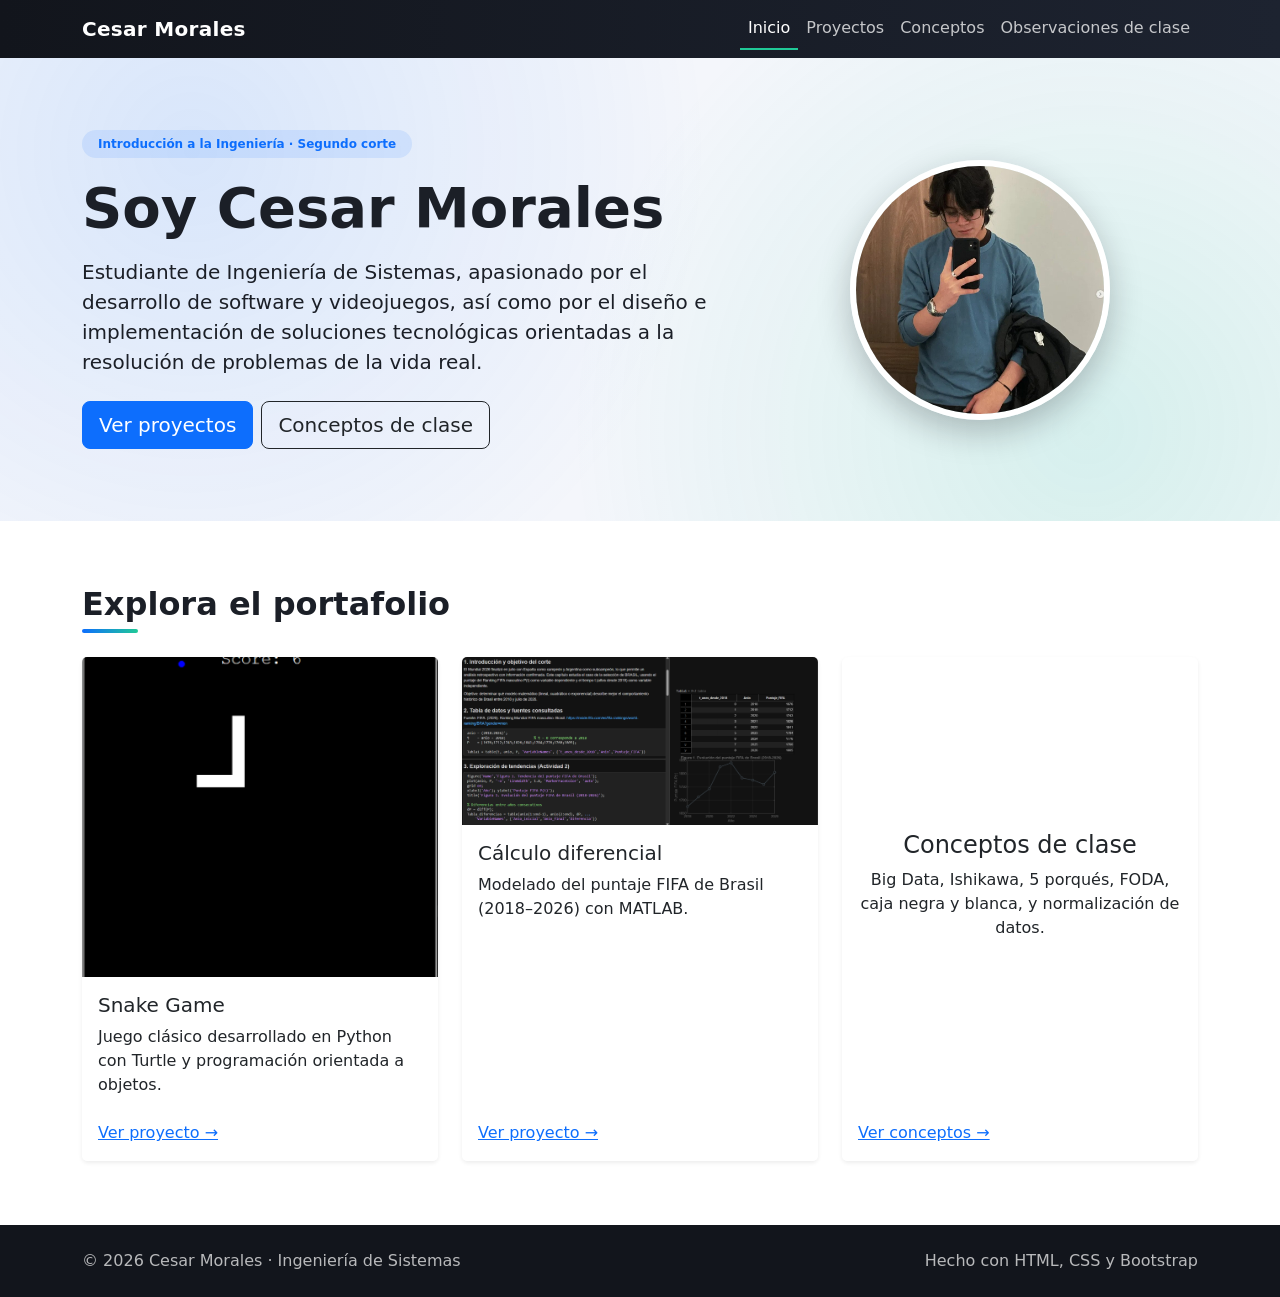
<file: index.html>
<!DOCTYPE html>
<html lang="es">

<head>
    <meta charset="UTF-8">
    <meta name="viewport" content="width=device-width, initial-scale=1.0">
    <meta name="description" content="Portafolio de Cesar Morales, estudiante de Ingeniería de Sistemas.">
    <title>Inicio | Portafolio de Cesar Morales</title>
    <link href="https://cdn.jsdelivr.net/npm/bootstrap@5.3.8/dist/css/bootstrap.min.css" rel="stylesheet"
        integrity="sha384-sRIl4kxILFvY47J16cr9ZwB07vP4J8+LH7qKQnuqkuIAvNWLzeN8tE5YBujZqJLB" crossorigin="anonymous">
    <link rel="stylesheet" href="./css/style.css">
</head>

<body>
    <nav class="navbar navbar-expand-lg navbar-dark navbar-portfolio sticky-top">
        <div class="container">
            <a class="navbar-brand" href="index.html">Cesar Morales</a>
            <button class="navbar-toggler" type="button" data-bs-toggle="collapse" data-bs-target="#mainNav"
                aria-controls="mainNav" aria-expanded="false" aria-label="Abrir menú">
                <span class="navbar-toggler-icon"></span>
            </button>
            <div class="collapse navbar-collapse" id="mainNav">
                <ul class="navbar-nav ms-auto">
                    <li class="nav-item"><a class="nav-link active" aria-current="page" href="index.html">Inicio</a></li>
                    <li class="nav-item"><a class="nav-link" href="proyectos.html">Proyectos</a></li>
                    <li class="nav-item"><a class="nav-link" href="conceptos.html">Conceptos</a></li>
                    <li class="nav-item"><a class="nav-link" href="observaciones.html">Observaciones de clase</a></li>
                </ul>
            </div>
        </div>
    </nav>

    <header class="hero py-5">
        <div class="container py-lg-4">
            <div class="row align-items-center g-5">
                <div class="col-lg-7 order-2 order-lg-1 text-center text-lg-start">
                    <span class="badge badge-soft rounded-pill px-3 py-2 mb-3">Introducción a la Ingeniería · Segundo corte</span>
                    <h1 class="display-4 fw-bold">Soy Cesar Morales</h1>
                    <p class="lead mt-3">Estudiante de Ingeniería de Sistemas, apasionado por el desarrollo de software
                        y videojuegos, así como por el diseño e implementación de soluciones tecnológicas orientadas a
                        la resolución de problemas de la vida real.</p>
                    <div class="d-flex flex-wrap gap-2 justify-content-center justify-content-lg-start mt-4">
                        <a href="proyectos.html" class="btn btn-primary btn-lg">Ver proyectos</a>
                        <a href="conceptos.html" class="btn btn-outline-dark btn-lg">Conceptos de clase</a>
                    </div>
                </div>
                <div class="col-lg-5 order-1 order-lg-2 text-center">
                    <img src="./img/foto-cesar.jpg" alt="Foto de Cesar Morales"
                        class="hero-photo rounded-circle img-fluid">
                </div>
            </div>
        </div>
    </header>

    <main class="container my-5 py-3">
        <h2 class="section-title">Explora el portafolio</h2>
        <div class="row g-4">
            <div class="col-md-6 col-lg-4">
                <div class="card h-100 border-0 shadow-sm card-hover">
                    <img src="./img/snake_game.png" class="card-img-top project-img" alt="Captura del juego Snake">
                    <div class="card-body">
                        <h3 class="h5 card-title">Snake Game</h3>
                        <p class="card-text">Juego clásico desarrollado en Python con Turtle y programación orientada a objetos.</p>
                    </div>
                    <div class="card-footer bg-white border-0 pb-3">
                        <a href="proyectos.html#snake" class="stretched-link">Ver proyecto →</a>
                    </div>
                </div>
            </div>
            <div class="col-md-6 col-lg-4">
                <div class="card h-100 border-0 shadow-sm card-hover">
                    <img src="./img/calculo-diferencial-fifa.png" class="card-img-top project-img"
                        alt="Gráfica del puntaje FIFA de Brasil entre 2018 y 2026">
                    <div class="card-body">
                        <h3 class="h5 card-title">Cálculo diferencial</h3>
                        <p class="card-text">Modelado del puntaje FIFA de Brasil (2018–2026) con MATLAB.</p>
                    </div>
                    <div class="card-footer bg-white border-0 pb-3">
                        <a href="proyectos.html#calculo" class="stretched-link">Ver proyecto →</a>
                    </div>
                </div>
            </div>
            <div class="col-md-6 col-lg-4">
                <div class="card h-100 border-0 shadow-sm card-hover">
                    <div class="card-body d-flex flex-column justify-content-center text-center py-5">
                        <h3 class="h4 card-title">Conceptos de clase</h3>
                        <p class="card-text">Big Data, Ishikawa, 5 porqués, FODA, caja negra y blanca, y normalización de datos.</p>
                    </div>
                    <div class="card-footer bg-white border-0 pb-3">
                        <a href="conceptos.html" class="stretched-link">Ver conceptos →</a>
                    </div>
                </div>
            </div>
        </div>
    </main>

    <footer class="site-footer py-4 mt-5">
        <div class="container d-flex flex-wrap justify-content-between align-items-center gap-2">
            <span>© 2026 Cesar Morales · Ingeniería de Sistemas</span>
            <span>Hecho con HTML, CSS y Bootstrap</span>
        </div>
    </footer>

    <script src="https://cdn.jsdelivr.net/npm/bootstrap@5.3.8/dist/js/bootstrap.bundle.min.js"></script>
</body>

</html>
</file>
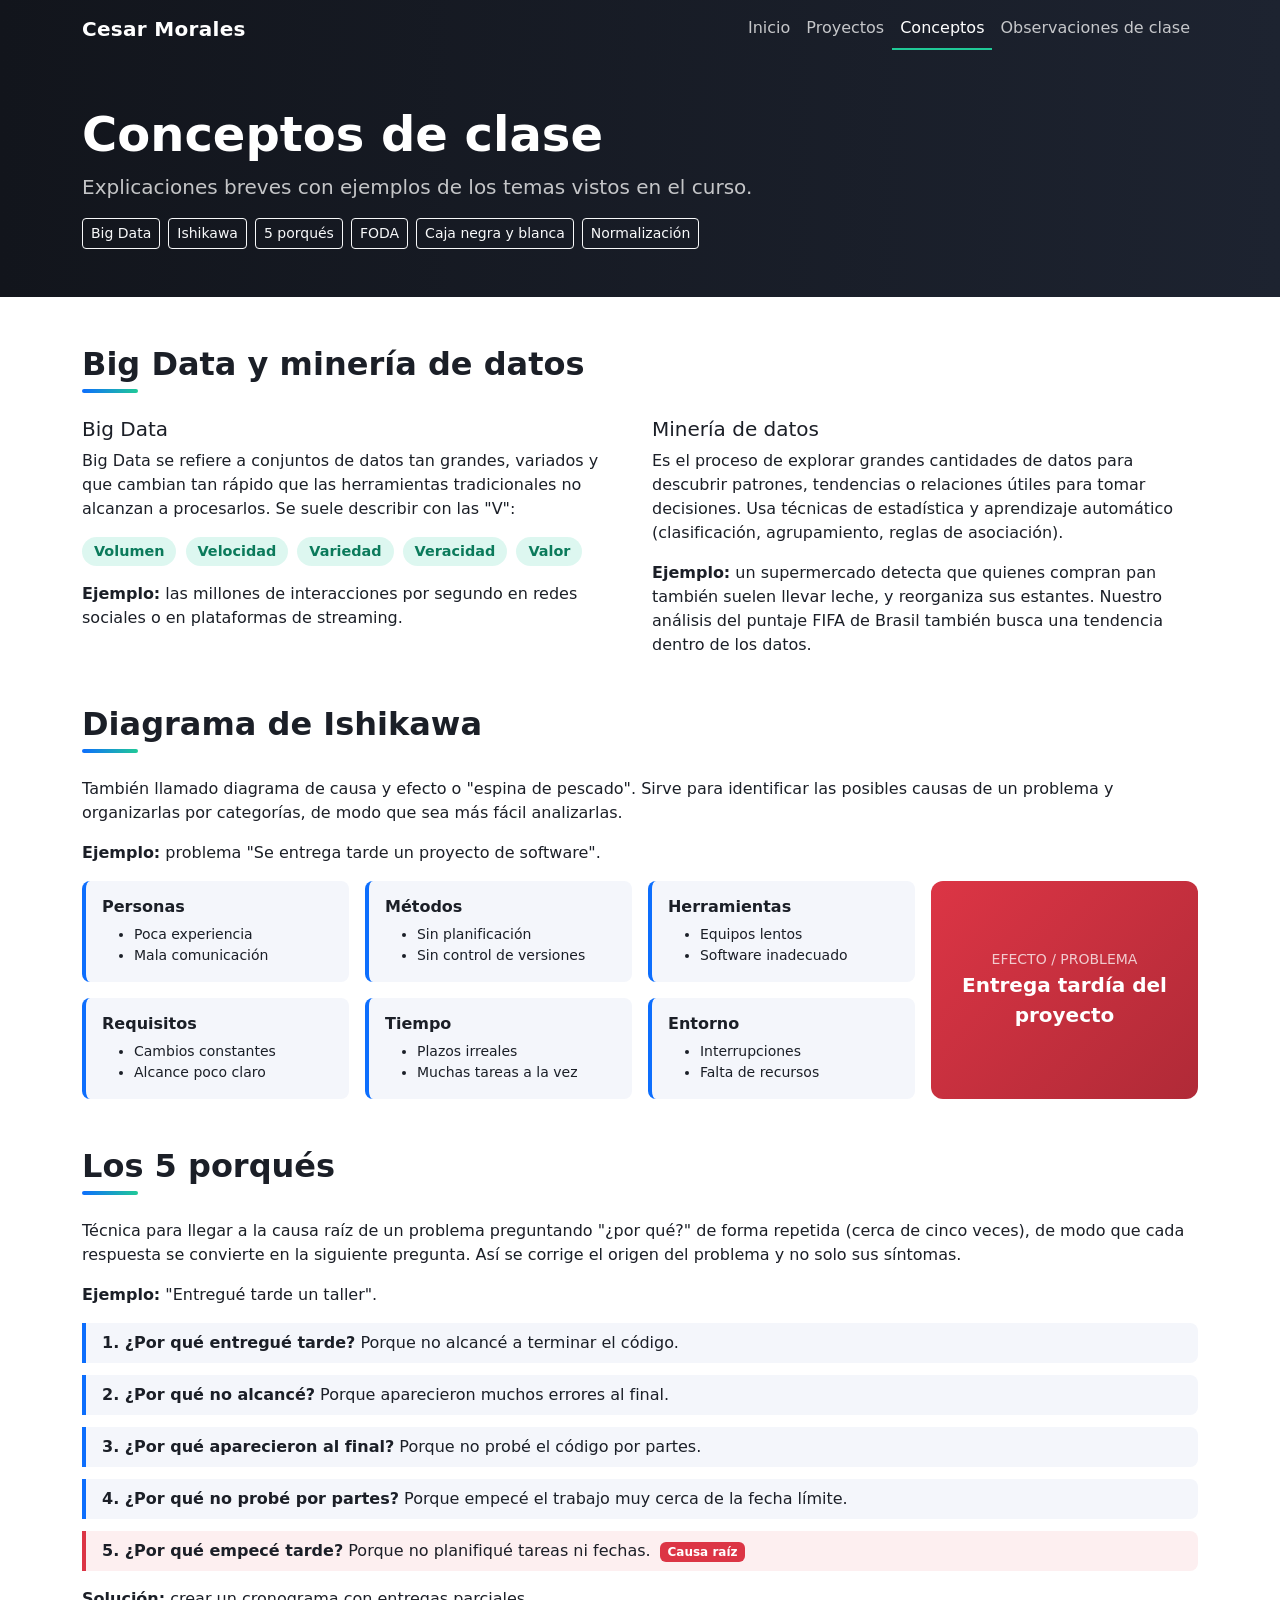
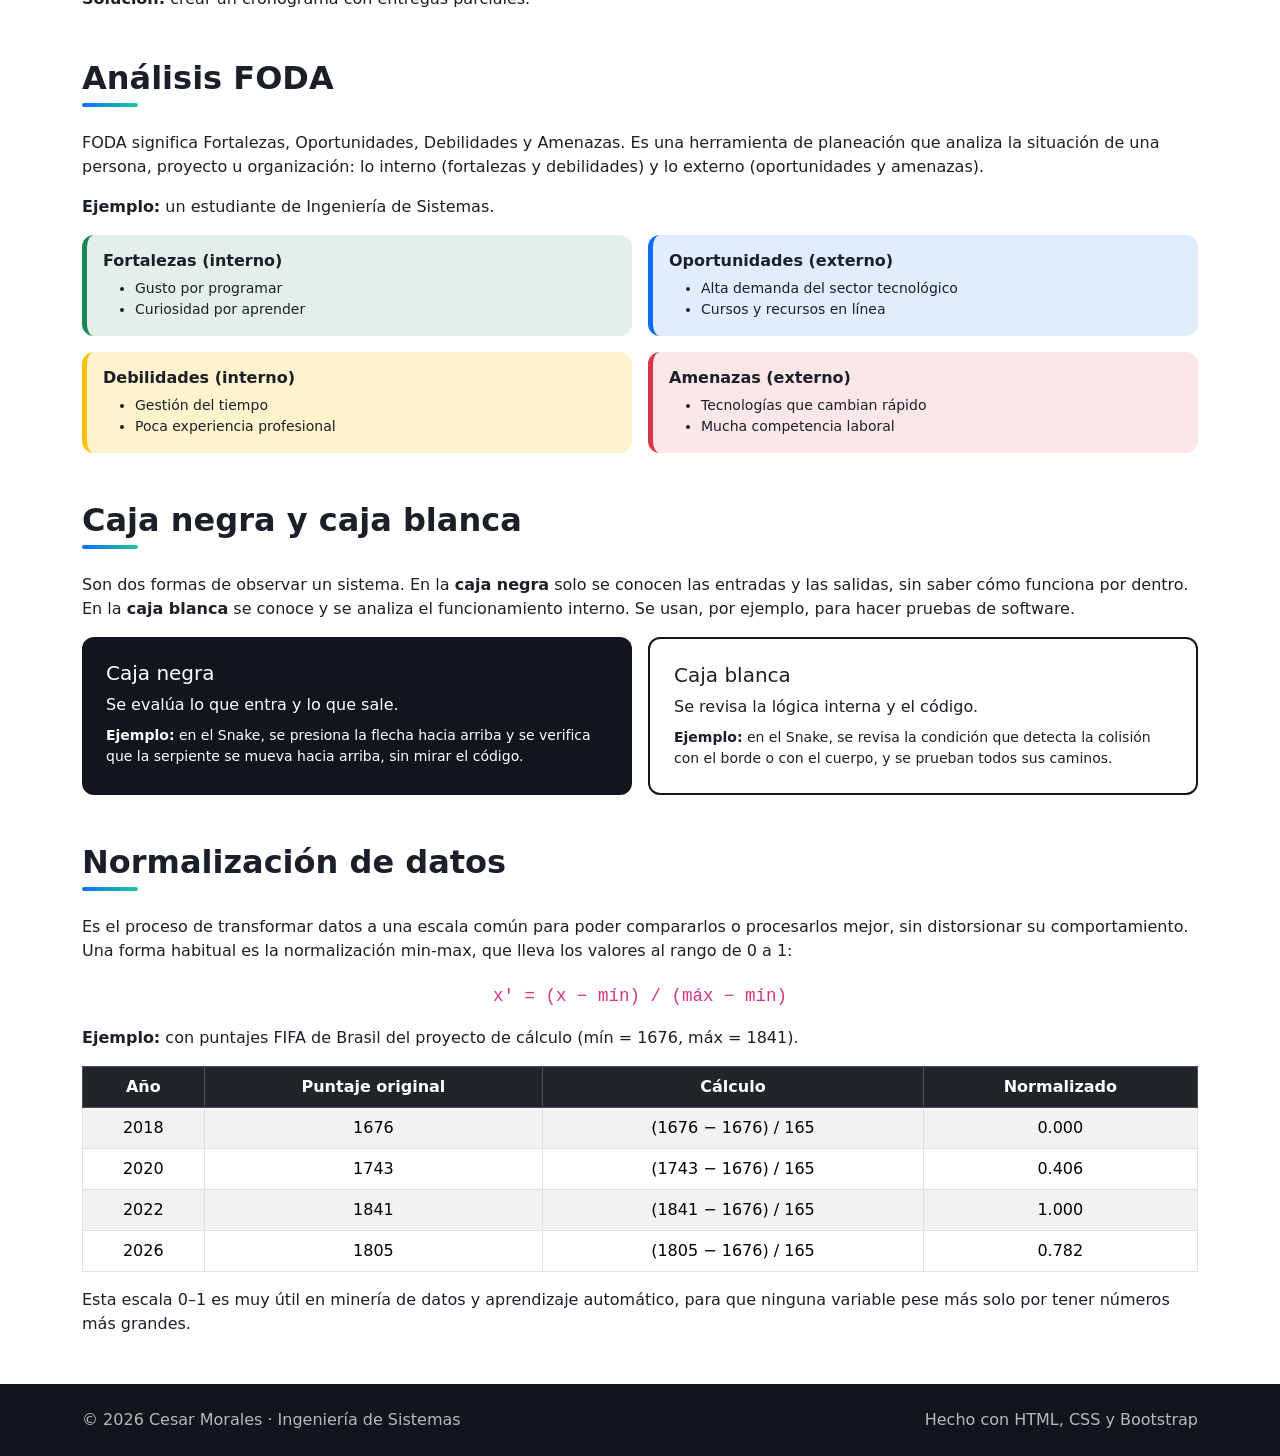
<file: conceptos.html>
<!DOCTYPE html>
<html lang="es">

<head>
    <meta charset="UTF-8">
    <meta name="viewport" content="width=device-width, initial-scale=1.0">
    <meta name="description" content="Conceptos vistos en clase: Big Data, minería de datos, Ishikawa, 5 porqués, FODA, caja negra y blanca, normalización de datos.">
    <title>Conceptos | Portafolio de Cesar Morales</title>
    <link href="https://cdn.jsdelivr.net/npm/bootstrap@5.3.8/dist/css/bootstrap.min.css" rel="stylesheet"
        integrity="sha384-sRIl4kxILFvY47J16cr9ZwB07vP4J8+LH7qKQnuqkuIAvNWLzeN8tE5YBujZqJLB" crossorigin="anonymous">
    <link rel="stylesheet" href="./css/style.css">
</head>

<body>
    <nav class="navbar navbar-expand-lg navbar-dark navbar-portfolio sticky-top">
        <div class="container">
            <a class="navbar-brand" href="index.html">Cesar Morales</a>
            <button class="navbar-toggler" type="button" data-bs-toggle="collapse" data-bs-target="#mainNav"
                aria-controls="mainNav" aria-expanded="false" aria-label="Abrir menú">
                <span class="navbar-toggler-icon"></span>
            </button>
            <div class="collapse navbar-collapse" id="mainNav">
                <ul class="navbar-nav ms-auto">
                    <li class="nav-item"><a class="nav-link" href="index.html">Inicio</a></li>
                    <li class="nav-item"><a class="nav-link" href="proyectos.html">Proyectos</a></li>
                    <li class="nav-item"><a class="nav-link active" aria-current="page" href="conceptos.html">Conceptos</a></li>
                    <li class="nav-item"><a class="nav-link" href="observaciones.html">Observaciones de clase</a></li>
                </ul>
            </div>
        </div>
    </nav>

    <header class="page-header py-5">
        <div class="container">
            <h1 class="display-5 fw-bold">Conceptos de clase</h1>
            <p class="lead mb-3">Explicaciones breves con ejemplos de los temas vistos en el curso.</p>
            <div class="concept-nav d-flex flex-wrap gap-2">
                <a class="btn btn-sm btn-outline-light" href="#bigdata">Big Data</a>
                <a class="btn btn-sm btn-outline-light" href="#ishikawa">Ishikawa</a>
                <a class="btn btn-sm btn-outline-light" href="#porques">5 porqués</a>
                <a class="btn btn-sm btn-outline-light" href="#foda">FODA</a>
                <a class="btn btn-sm btn-outline-light" href="#cajas">Caja negra y blanca</a>
                <a class="btn btn-sm btn-outline-light" href="#normalizacion">Normalización</a>
            </div>
        </div>
    </header>

    <main class="container my-5">

        <!-- BIG DATA Y MINERÍA DE DATOS -->
        <section id="bigdata" class="concept-section mb-5">
            <h2 class="section-title">Big Data y minería de datos</h2>
            <div class="row g-4">
                <div class="col-lg-6">
                    <h3 class="h5">Big Data</h3>
                    <p>Big Data se refiere a conjuntos de datos tan grandes, variados y que cambian tan rápido que las
                        herramientas tradicionales no alcanzan a procesarlos. Se suele describir con las "V":</p>
                    <div>
                        <span class="v-pill">Volumen</span>
                        <span class="v-pill">Velocidad</span>
                        <span class="v-pill">Variedad</span>
                        <span class="v-pill">Veracidad</span>
                        <span class="v-pill">Valor</span>
                    </div>
                    <p class="mt-2 mb-0"><strong>Ejemplo:</strong> las millones de interacciones por segundo en redes
                        sociales o en plataformas de streaming.</p>
                </div>
                <div class="col-lg-6">
                    <h3 class="h5">Minería de datos</h3>
                    <p>Es el proceso de explorar grandes cantidades de datos para descubrir patrones, tendencias o
                        relaciones útiles para tomar decisiones. Usa técnicas de estadística y aprendizaje automático
                        (clasificación, agrupamiento, reglas de asociación).</p>
                    <p class="mb-0"><strong>Ejemplo:</strong> un supermercado detecta que quienes compran pan también
                        suelen llevar leche, y reorganiza sus estantes. Nuestro análisis del puntaje FIFA de Brasil
                        también busca una tendencia dentro de los datos.</p>
                </div>
            </div>
        </section>

        <!-- ISHIKAWA -->
        <section id="ishikawa" class="concept-section mb-5">
            <h2 class="section-title">Diagrama de Ishikawa</h2>
            <p>También llamado diagrama de causa y efecto o "espina de pescado". Sirve para identificar las posibles
                causas de un problema y organizarlas por categorías, de modo que sea más fácil analizarlas.</p>
            <p><strong>Ejemplo:</strong> problema "Se entrega tarde un proyecto de software".</p>
            <div class="row g-3 align-items-stretch">
                <div class="col-lg-9">
                    <div class="row g-3">
                        <div class="col-md-6 col-xl-4">
                            <div class="ishikawa-cat p-3 h-100">
                                <h4 class="h6 fw-bold">Personas</h4>
                                <ul class="mb-0 small"><li>Poca experiencia</li><li>Mala comunicación</li></ul>
                            </div>
                        </div>
                        <div class="col-md-6 col-xl-4">
                            <div class="ishikawa-cat p-3 h-100">
                                <h4 class="h6 fw-bold">Métodos</h4>
                                <ul class="mb-0 small"><li>Sin planificación</li><li>Sin control de versiones</li></ul>
                            </div>
                        </div>
                        <div class="col-md-6 col-xl-4">
                            <div class="ishikawa-cat p-3 h-100">
                                <h4 class="h6 fw-bold">Herramientas</h4>
                                <ul class="mb-0 small"><li>Equipos lentos</li><li>Software inadecuado</li></ul>
                            </div>
                        </div>
                        <div class="col-md-6 col-xl-4">
                            <div class="ishikawa-cat p-3 h-100">
                                <h4 class="h6 fw-bold">Requisitos</h4>
                                <ul class="mb-0 small"><li>Cambios constantes</li><li>Alcance poco claro</li></ul>
                            </div>
                        </div>
                        <div class="col-md-6 col-xl-4">
                            <div class="ishikawa-cat p-3 h-100">
                                <h4 class="h6 fw-bold">Tiempo</h4>
                                <ul class="mb-0 small"><li>Plazos irreales</li><li>Muchas tareas a la vez</li></ul>
                            </div>
                        </div>
                        <div class="col-md-6 col-xl-4">
                            <div class="ishikawa-cat p-3 h-100">
                                <h4 class="h6 fw-bold">Entorno</h4>
                                <ul class="mb-0 small"><li>Interrupciones</li><li>Falta de recursos</li></ul>
                            </div>
                        </div>
                    </div>
                </div>
                <div class="col-lg-3">
                    <div class="ishikawa-head p-4 h-100 d-flex flex-column justify-content-center text-center">
                        <div class="small text-uppercase opacity-75">Efecto / problema</div>
                        <div class="fw-bold fs-5">Entrega tardía del proyecto</div>
                    </div>
                </div>
            </div>
        </section>

        <!-- 5 PORQUÉS -->
        <section id="porques" class="concept-section mb-5">
            <h2 class="section-title">Los 5 porqués</h2>
            <p>Técnica para llegar a la causa raíz de un problema preguntando "¿por qué?" de forma repetida (cerca de
                cinco veces), de modo que cada respuesta se convierte en la siguiente pregunta. Así se corrige el
                origen del problema y no solo sus síntomas.</p>
            <p><strong>Ejemplo:</strong> "Entregué tarde un taller".</p>
            <div class="why-step"><strong>1. ¿Por qué entregué tarde?</strong> Porque no alcancé a terminar el código.</div>
            <div class="why-step"><strong>2. ¿Por qué no alcancé?</strong> Porque aparecieron muchos errores al final.</div>
            <div class="why-step"><strong>3. ¿Por qué aparecieron al final?</strong> Porque no probé el código por partes.</div>
            <div class="why-step"><strong>4. ¿Por qué no probé por partes?</strong> Porque empecé el trabajo muy cerca de la fecha límite.</div>
            <div class="why-step root"><strong>5. ¿Por qué empecé tarde?</strong> Porque no planifiqué tareas ni fechas. <span class="badge text-bg-danger ms-1">Causa raíz</span></div>
            <p class="mb-0 mt-3"><strong>Solución:</strong> crear un cronograma con entregas parciales.</p>
        </section>

        <!-- FODA -->
        <section id="foda" class="concept-section mb-5">
            <h2 class="section-title">Análisis FODA</h2>
            <p>FODA significa Fortalezas, Oportunidades, Debilidades y Amenazas. Es una herramienta de planeación que
                analiza la situación de una persona, proyecto u organización: lo interno (fortalezas y debilidades) y
                lo externo (oportunidades y amenazas).</p>
            <p><strong>Ejemplo:</strong> un estudiante de Ingeniería de Sistemas.</p>
            <div class="row g-3">
                <div class="col-md-6">
                    <div class="foda-cell foda-f p-3">
                        <h4 class="h6 fw-bold">Fortalezas (interno)</h4>
                        <ul class="mb-0 small"><li>Gusto por programar</li><li>Curiosidad por aprender</li></ul>
                    </div>
                </div>
                <div class="col-md-6">
                    <div class="foda-cell foda-o p-3">
                        <h4 class="h6 fw-bold">Oportunidades (externo)</h4>
                        <ul class="mb-0 small"><li>Alta demanda del sector tecnológico</li><li>Cursos y recursos en línea</li></ul>
                    </div>
                </div>
                <div class="col-md-6">
                    <div class="foda-cell foda-d p-3">
                        <h4 class="h6 fw-bold">Debilidades (interno)</h4>
                        <ul class="mb-0 small"><li>Gestión del tiempo</li><li>Poca experiencia profesional</li></ul>
                    </div>
                </div>
                <div class="col-md-6">
                    <div class="foda-cell foda-a p-3">
                        <h4 class="h6 fw-bold">Amenazas (externo)</h4>
                        <ul class="mb-0 small"><li>Tecnologías que cambian rápido</li><li>Mucha competencia laboral</li></ul>
                    </div>
                </div>
            </div>
        </section>

        <!-- CAJA NEGRA / BLANCA -->
        <section id="cajas" class="concept-section mb-5">
            <h2 class="section-title">Caja negra y caja blanca</h2>
            <p>Son dos formas de observar un sistema. En la <strong>caja negra</strong> solo se conocen las entradas y
                las salidas, sin saber cómo funciona por dentro. En la <strong>caja blanca</strong> se conoce y se
                analiza el funcionamiento interno. Se usan, por ejemplo, para hacer pruebas de software.</p>
            <div class="row g-3">
                <div class="col-md-6">
                    <div class="box-black p-4 h-100">
                        <h3 class="h5">Caja negra</h3>
                        <p class="mb-2">Se evalúa lo que entra y lo que sale.</p>
                        <p class="mb-0 small"><strong>Ejemplo:</strong> en el Snake, se presiona la flecha hacia arriba y
                            se verifica que la serpiente se mueva hacia arriba, sin mirar el código.</p>
                    </div>
                </div>
                <div class="col-md-6">
                    <div class="box-white p-4 h-100">
                        <h3 class="h5">Caja blanca</h3>
                        <p class="mb-2">Se revisa la lógica interna y el código.</p>
                        <p class="mb-0 small"><strong>Ejemplo:</strong> en el Snake, se revisa la condición que detecta
                            la colisión con el borde o con el cuerpo, y se prueban todos sus caminos.</p>
                    </div>
                </div>
            </div>
        </section>

        <!-- NORMALIZACIÓN -->
        <section id="normalizacion" class="concept-section mb-5">
            <h2 class="section-title">Normalización de datos</h2>
            <p>Es el proceso de transformar datos a una escala común para poder compararlos o procesarlos mejor, sin
                distorsionar su comportamiento. Una forma habitual es la normalización min-max, que lleva los valores
                al rango de 0 a 1:</p>
            <p class="text-center fs-5"><code>x' = (x − mín) / (máx − mín)</code></p>
            <p><strong>Ejemplo:</strong> con puntajes FIFA de Brasil del proyecto de cálculo (mín = 1676, máx = 1841).</p>
            <div class="table-responsive">
                <table class="table table-striped table-bordered text-center align-middle">
                    <thead class="table-dark">
                        <tr><th>Año</th><th>Puntaje original</th><th>Cálculo</th><th>Normalizado</th></tr>
                    </thead>
                    <tbody>
                        <tr><td>2018</td><td>1676</td><td>(1676 − 1676) / 165</td><td>0.000</td></tr>
                        <tr><td>2020</td><td>1743</td><td>(1743 − 1676) / 165</td><td>0.406</td></tr>
                        <tr><td>2022</td><td>1841</td><td>(1841 − 1676) / 165</td><td>1.000</td></tr>
                        <tr><td>2026</td><td>1805</td><td>(1805 − 1676) / 165</td><td>0.782</td></tr>
                    </tbody>
                </table>
            </div>
            <p class="mb-0">Esta escala 0–1 es muy útil en minería de datos y aprendizaje automático, para que ninguna
                variable pese más solo por tener números más grandes.</p>
        </section>
    </main>

    <footer class="site-footer py-4 mt-5">
        <div class="container d-flex flex-wrap justify-content-between align-items-center gap-2">
            <span>© 2026 Cesar Morales · Ingeniería de Sistemas</span>
            <span>Hecho con HTML, CSS y Bootstrap</span>
        </div>
    </footer>

    <script src="https://cdn.jsdelivr.net/npm/bootstrap@5.3.8/dist/js/bootstrap.bundle.min.js"></script>
</body>

</html>
</file>
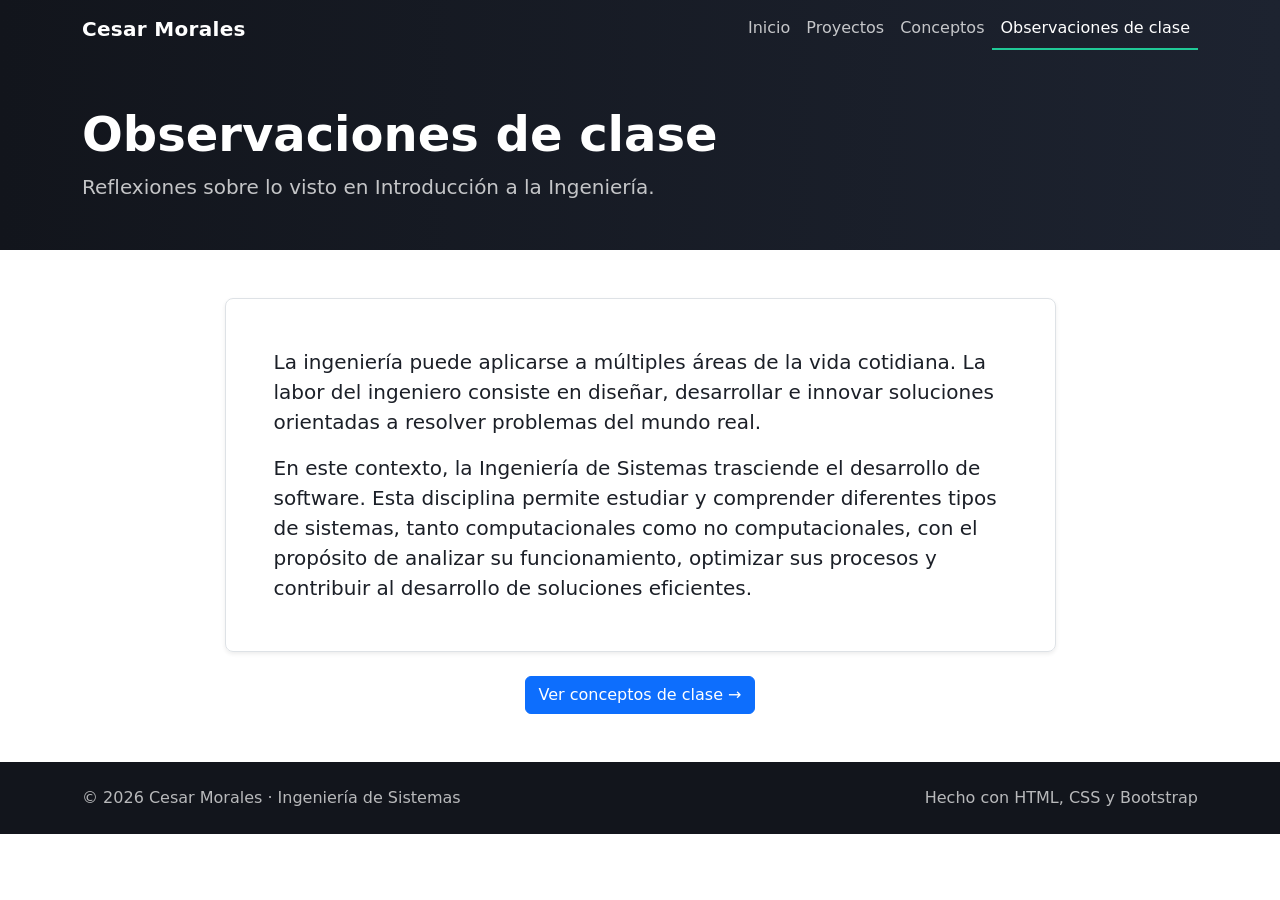
<file: observaciones.html>
<!DOCTYPE html>
<html lang="es">

<head>
    <meta charset="UTF-8">
    <meta name="viewport" content="width=device-width, initial-scale=1.0">
    <meta name="description" content="Observaciones de clase de Introducción a la Ingeniería.">
    <title>Observaciones de clase | Portafolio de Cesar Morales</title>
    <link href="https://cdn.jsdelivr.net/npm/bootstrap@5.3.8/dist/css/bootstrap.min.css" rel="stylesheet"
        integrity="sha384-sRIl4kxILFvY47J16cr9ZwB07vP4J8+LH7qKQnuqkuIAvNWLzeN8tE5YBujZqJLB" crossorigin="anonymous">
    <link rel="stylesheet" href="./css/style.css">
</head>

<body>
    <nav class="navbar navbar-expand-lg navbar-dark navbar-portfolio sticky-top">
        <div class="container">
            <a class="navbar-brand" href="index.html">Cesar Morales</a>
            <button class="navbar-toggler" type="button" data-bs-toggle="collapse" data-bs-target="#mainNav"
                aria-controls="mainNav" aria-expanded="false" aria-label="Abrir menú">
                <span class="navbar-toggler-icon"></span>
            </button>
            <div class="collapse navbar-collapse" id="mainNav">
                <ul class="navbar-nav ms-auto">
                    <li class="nav-item"><a class="nav-link" href="index.html">Inicio</a></li>
                    <li class="nav-item"><a class="nav-link" href="proyectos.html">Proyectos</a></li>
                    <li class="nav-item"><a class="nav-link" href="conceptos.html">Conceptos</a></li>
                    <li class="nav-item"><a class="nav-link active" aria-current="page" href="observaciones.html">Observaciones de clase</a></li>
                </ul>
            </div>
        </div>
    </nav>

    <header class="page-header py-5">
        <div class="container">
            <h1 class="display-5 fw-bold">Observaciones de clase</h1>
            <p class="lead mb-0">Reflexiones sobre lo visto en Introducción a la Ingeniería.</p>
        </div>
    </header>

    <main class="container my-5">
        <div class="row justify-content-center">
            <div class="col-lg-9">
                <article class="rounded-3 border shadow-sm p-4 p-lg-5">
                    <p class="lead">La ingeniería puede aplicarse a múltiples áreas de la vida cotidiana. La labor del
                        ingeniero consiste en diseñar, desarrollar e innovar soluciones orientadas a resolver problemas
                        del mundo real.</p>
                    <p class="lead mb-0">En este contexto, la Ingeniería de Sistemas trasciende el desarrollo de
                        software. Esta disciplina permite estudiar y comprender diferentes tipos de sistemas, tanto
                        computacionales como no computacionales, con el propósito de analizar su funcionamiento,
                        optimizar sus procesos y contribuir al desarrollo de soluciones eficientes.</p>
                </article>
                <div class="text-center mt-4">
                    <a href="conceptos.html" class="btn btn-primary">Ver conceptos de clase →</a>
                </div>
            </div>
        </div>
    </main>

    <footer class="site-footer py-4 mt-5">
        <div class="container d-flex flex-wrap justify-content-between align-items-center gap-2">
            <span>© 2026 Cesar Morales · Ingeniería de Sistemas</span>
            <span>Hecho con HTML, CSS y Bootstrap</span>
        </div>
    </footer>

    <script src="https://cdn.jsdelivr.net/npm/bootstrap@5.3.8/dist/js/bootstrap.bundle.min.js"></script>
</body>

</html>
</file>
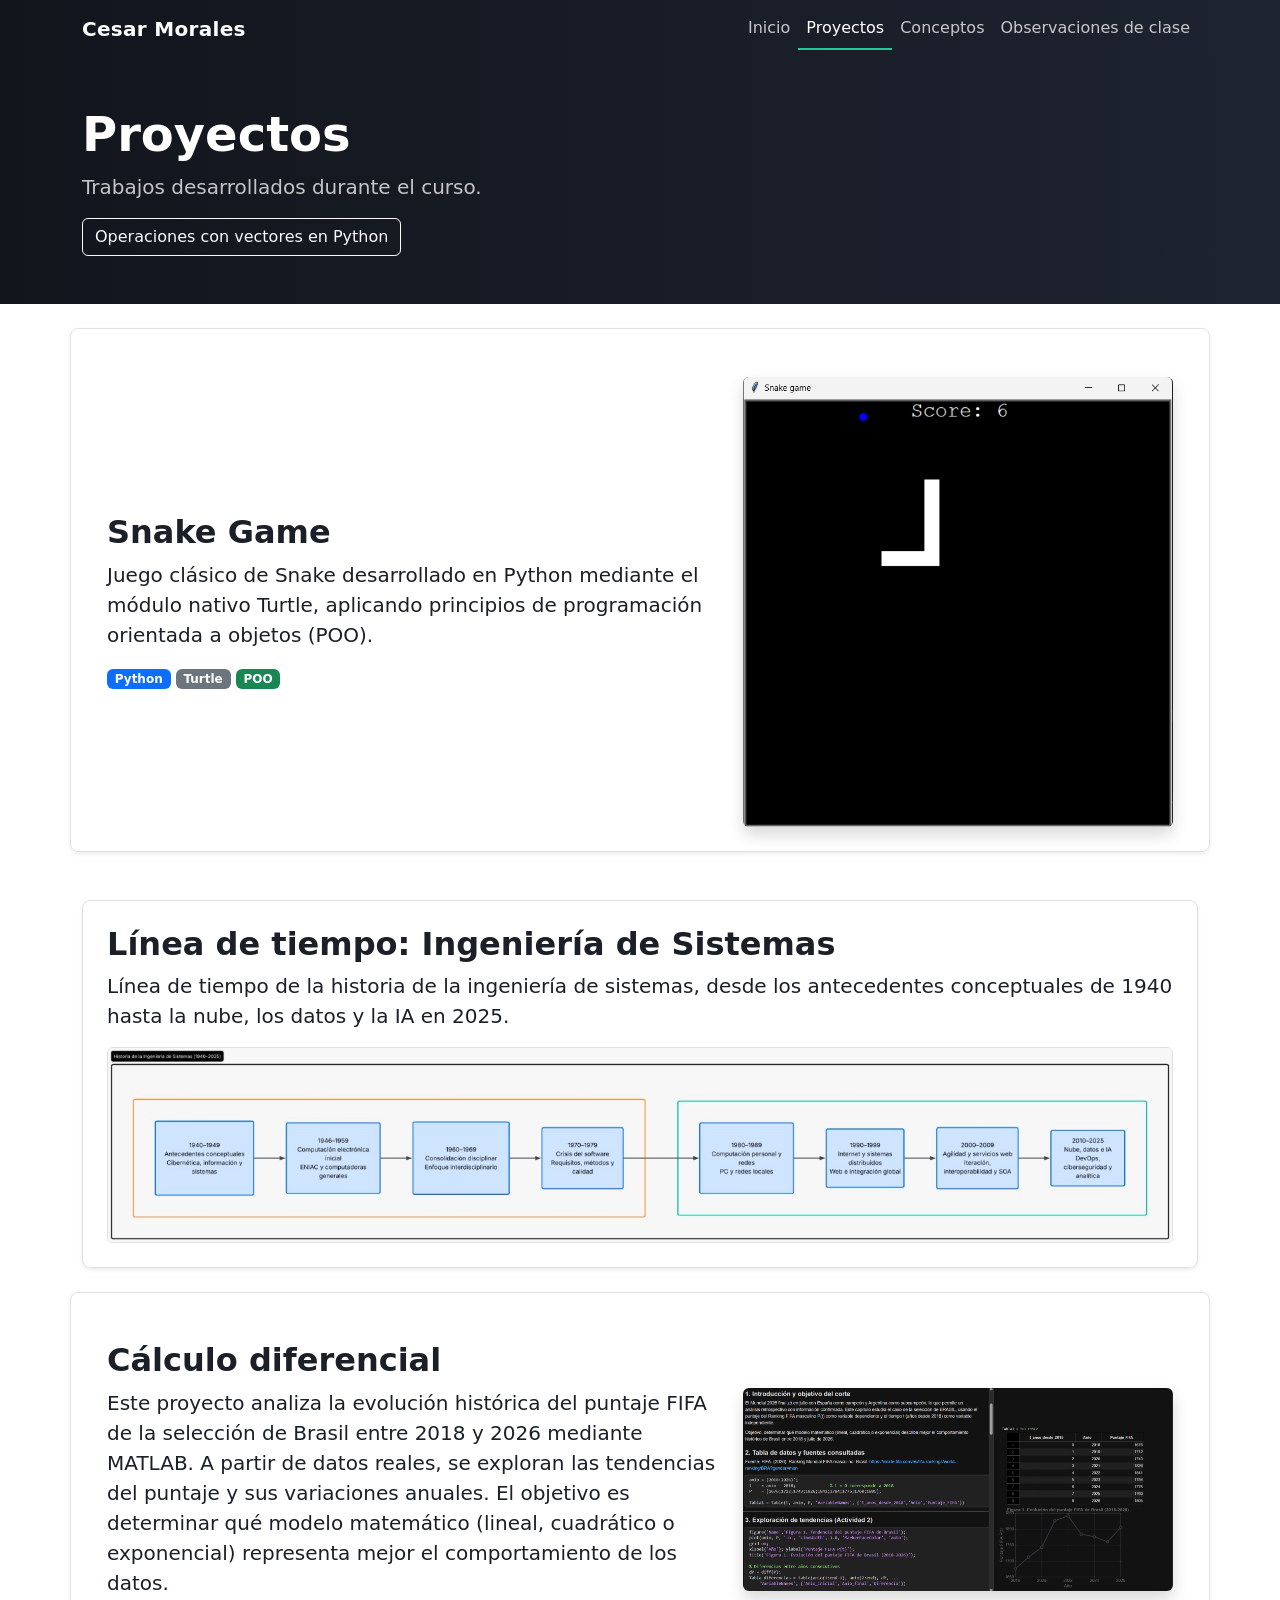
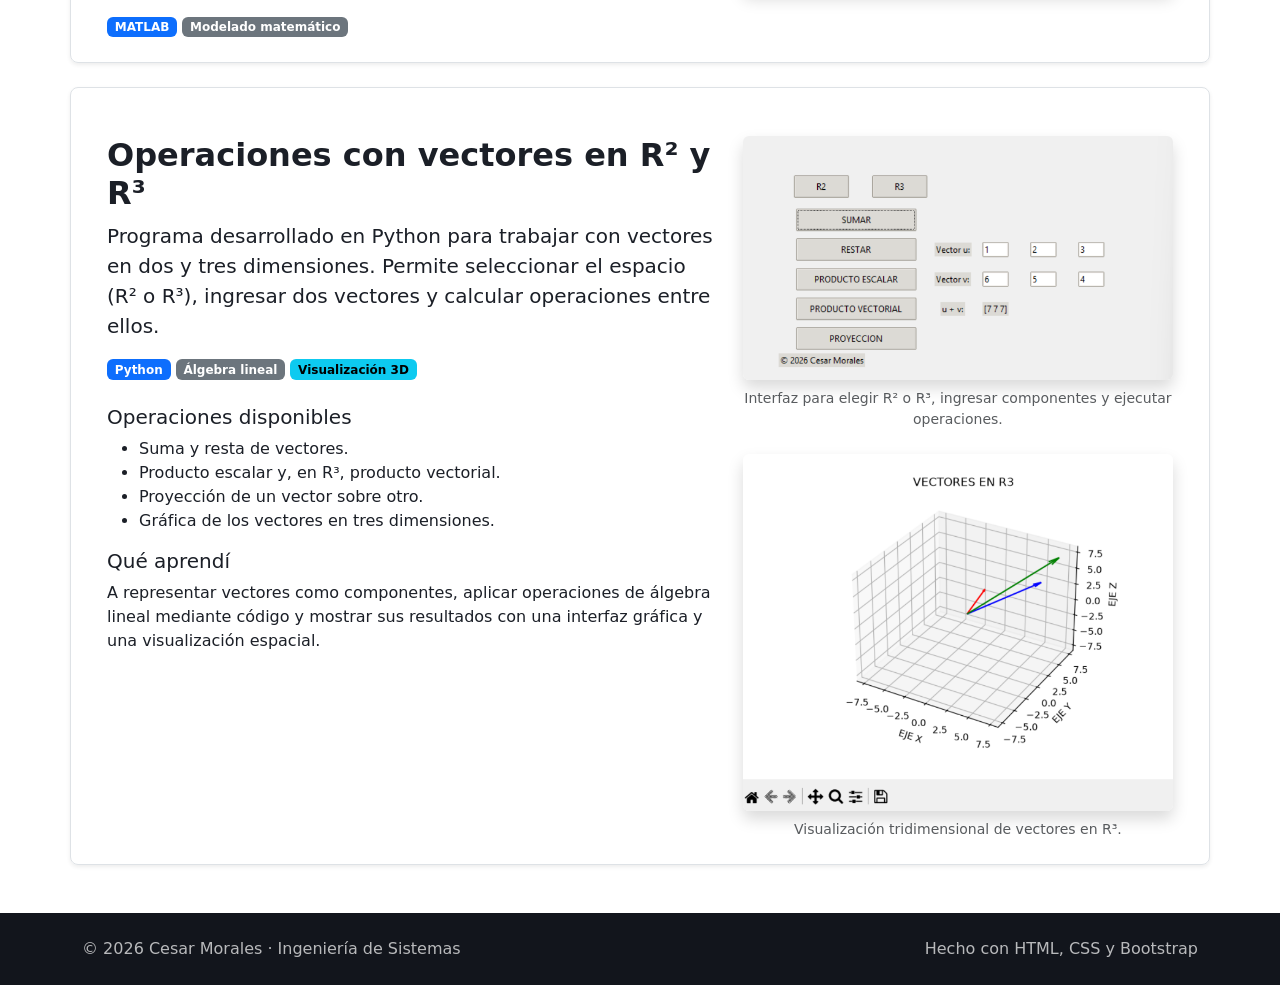
<file: proyectos.html>
<!DOCTYPE html>
<html lang="es">

<head>
    <meta charset="UTF-8">
    <meta name="viewport" content="width=device-width, initial-scale=1.0">
    <meta name="description" content="Proyectos de Cesar Morales: Snake Game, línea de tiempo, cálculo diferencial y operaciones con vectores en Python.">
    <title>Proyectos | Portafolio de Cesar Morales</title>
    <link href="https://cdn.jsdelivr.net/npm/bootstrap@5.3.8/dist/css/bootstrap.min.css" rel="stylesheet"
        integrity="sha384-sRIl4kxILFvY47J16cr9ZwB07vP4J8+LH7qKQnuqkuIAvNWLzeN8tE5YBujZqJLB" crossorigin="anonymous">
    <link rel="stylesheet" href="./css/style.css">
</head>

<body>
    <nav class="navbar navbar-expand-lg navbar-dark navbar-portfolio sticky-top">
        <div class="container">
            <a class="navbar-brand" href="index.html">Cesar Morales</a>
            <button class="navbar-toggler" type="button" data-bs-toggle="collapse" data-bs-target="#mainNav"
                aria-controls="mainNav" aria-expanded="false" aria-label="Abrir menú">
                <span class="navbar-toggler-icon"></span>
            </button>
            <div class="collapse navbar-collapse" id="mainNav">
                <ul class="navbar-nav ms-auto">
                    <li class="nav-item"><a class="nav-link" href="index.html">Inicio</a></li>
                    <li class="nav-item"><a class="nav-link active" aria-current="page" href="proyectos.html">Proyectos</a></li>
                    <li class="nav-item"><a class="nav-link" href="conceptos.html">Conceptos</a></li>
                    <li class="nav-item"><a class="nav-link" href="observaciones.html">Observaciones de clase</a></li>
                </ul>
            </div>
        </div>
    </nav>

    <header class="page-header py-5">
        <div class="container">
            <h1 class="display-5 fw-bold">Proyectos</h1>
            <p class="lead mb-0">Trabajos desarrollados durante el curso.</p>
            <a class="btn btn-outline-light mt-3" href="#vectores">Operaciones con vectores en Python</a>
        </div>
    </header>

    <main class="container my-5">
        <section id="snake" class="mb-5">
            <div class="row g-4 align-items-center rounded-3 border shadow-sm p-3 p-lg-4">
                <div class="col-lg-7">
                    <h2 class="fw-bold">Snake Game</h2>
                    <p class="lead">Juego clásico de Snake desarrollado en Python mediante el módulo nativo Turtle,
                        aplicando principios de programación orientada a objetos (POO).</p>
                    <span class="badge text-bg-primary">Python</span>
                    <span class="badge text-bg-secondary">Turtle</span>
                    <span class="badge text-bg-success">POO</span>
                </div>
                <div class="col-lg-5 text-center">
                    <img src="./img/snake_game.png" class="img-fluid rounded shadow" alt="Captura del juego Snake con puntaje de 6">
                </div>
            </div>
        </section>

        <section id="linea-de-tiempo" class="mb-5">
            <div class="rounded-3 border shadow-sm p-3 p-lg-4">
                <h2 class="fw-bold">Línea de tiempo: Ingeniería de Sistemas</h2>
                <p class="lead">Línea de tiempo de la historia de la ingeniería de sistemas, desde los antecedentes
                    conceptuales de 1940 hasta la nube, los datos y la IA en 2025.</p>
                <img src="./img/linea_de_tiempo.jpeg" class="img-fluid rounded border"
                    alt="Línea de tiempo de la historia de la ingeniería de sistemas entre 1940 y 2025">
            </div>
        </section>

        <section id="calculo" class="mb-5">
            <div class="row g-4 align-items-center rounded-3 border shadow-sm p-3 p-lg-4">
                <div class="col-lg-7">
                    <h2 class="fw-bold">Cálculo diferencial</h2>
                    <p class="lead">Este proyecto analiza la evolución histórica del puntaje FIFA de la selección de
                        Brasil entre 2018 y 2026 mediante MATLAB. A partir de datos reales, se exploran las tendencias
                        del puntaje y sus variaciones anuales. El objetivo es determinar qué modelo matemático (lineal,
                        cuadrático o exponencial) representa mejor el comportamiento de los datos.</p>
                    <span class="badge text-bg-primary">MATLAB</span>
                    <span class="badge text-bg-secondary">Modelado matemático</span>
                </div>
                <div class="col-lg-5 text-center">
                    <img src="./img/calculo-diferencial-fifa.png" class="img-fluid rounded shadow"
                        alt="Tabla de datos y gráfica del puntaje FIFA de Brasil entre 2018 y 2026 en MATLAB">
                </div>
            </div>
        </section>

        <section id="vectores" class="mb-5">
            <div class="row g-4 align-items-start rounded-3 border shadow-sm p-3 p-lg-4">
                <div class="col-lg-7">
                    <h2 class="fw-bold">Operaciones con vectores en R² y R³</h2>
                    <p class="lead">Programa desarrollado en Python para trabajar con vectores en dos y tres dimensiones. Permite seleccionar el espacio (R² o R³), ingresar dos vectores y calcular operaciones entre ellos.</p>
                    <span class="badge text-bg-primary">Python</span>
                    <span class="badge text-bg-secondary">Álgebra lineal</span>
                    <span class="badge text-bg-info">Visualización 3D</span>
                    <h3 class="h5 mt-4">Operaciones disponibles</h3>
                    <ul>
                        <li>Suma y resta de vectores.</li>
                        <li>Producto escalar y, en R³, producto vectorial.</li>
                        <li>Proyección de un vector sobre otro.</li>
                        <li>Gráfica de los vectores en tres dimensiones.</li>
                    </ul>
                    <h3 class="h5">Qué aprendí</h3>
                    <p class="mb-0">A representar vectores como componentes, aplicar operaciones de álgebra lineal mediante código y mostrar sus resultados con una interfaz gráfica y una visualización espacial.</p>
                </div>
                <div class="col-lg-5">
                    <figure class="mb-4 text-center">
                        <img src="./img/operaciones-vectores.png" class="img-fluid rounded shadow" loading="lazy" alt="Interfaz del programa de operaciones con vectores en R2 y R3, con campos para dos vectores y botones de cálculo">
                        <figcaption class="small text-muted mt-2">Interfaz para elegir R² o R³, ingresar componentes y ejecutar operaciones.</figcaption>
                    </figure>
                    <figure class="mb-0 text-center">
                        <img src="./img/vectores-r3.png" class="img-fluid rounded shadow" loading="lazy" alt="Gráfica tridimensional de vectores en R3 sobre los ejes X, Y y Z">
                        <figcaption class="small text-muted mt-2">Visualización tridimensional de vectores en R³.</figcaption>
                    </figure>
                </div>
            </div>
        </section>
    </main>

    <footer class="site-footer py-4 mt-5">
        <div class="container d-flex flex-wrap justify-content-between align-items-center gap-2">
            <span>© 2026 Cesar Morales · Ingeniería de Sistemas</span>
            <span>Hecho con HTML, CSS y Bootstrap</span>
        </div>
    </footer>

    <script src="https://cdn.jsdelivr.net/npm/bootstrap@5.3.8/dist/js/bootstrap.bundle.min.js"></script>
</body>

</html>
</file>
<file: css/style.css>
/* ==========================================================
   Portafolio de Cesar Morales — estilos personalizados
   Complementa Bootstrap 5.3 (no lo reemplaza)
   ========================================================== */

:root {
    --accent: #0d6efd;
    --accent-2: #20c997;
    --ink: #1b1f27;
    --soft: #f4f6fb;
}

html {
    scroll-behavior: smooth;
}

body {
    color: var(--ink);
    background-color: #ffffff;
}

/* ---------- Navegación ---------- */
.navbar-portfolio {
    background: linear-gradient(90deg, #12151c, #1d2330);
}

.navbar-portfolio .navbar-brand {
    font-weight: 700;
    letter-spacing: 0.3px;
}

.navbar-portfolio .nav-link {
    color: rgba(255, 255, 255, 0.75);
    transition: color 0.2s ease;
}

.navbar-portfolio .nav-link:hover,
.navbar-portfolio .nav-link.active {
    color: #ffffff;
}

.navbar-portfolio .nav-link.active {
    border-bottom: 2px solid var(--accent-2);
}

/* ---------- Hero ---------- */
.hero {
    background:
        radial-gradient(circle at 15% 20%, rgba(13, 110, 253, 0.12), transparent 45%),
        radial-gradient(circle at 85% 80%, rgba(32, 201, 151, 0.14), transparent 45%),
        var(--soft);
}

.hero-photo {
    width: 260px;
    height: 260px;
    object-fit: cover;
    object-position: center top;
    border: 6px solid #ffffff;
    box-shadow: 0 12px 32px rgba(18, 21, 28, 0.25);
}

.badge-soft {
    background-color: rgba(13, 110, 253, 0.1);
    color: var(--accent);
    font-weight: 600;
}

/* ---------- Encabezados de página ---------- */
.page-header {
    background: linear-gradient(90deg, #12151c, #1d2330);
    color: #ffffff;
}

.page-header .lead {
    color: rgba(255, 255, 255, 0.75);
}

.section-title {
    font-weight: 700;
    position: relative;
    padding-bottom: 0.6rem;
    margin-bottom: 1.5rem;
}

.section-title::after {
    content: "";
    position: absolute;
    left: 0;
    bottom: 0;
    width: 56px;
    height: 4px;
    border-radius: 2px;
    background: linear-gradient(90deg, var(--accent), var(--accent-2));
}

/* ---------- Tarjetas ---------- */
.card-hover {
    transition: transform 0.2s ease, box-shadow 0.2s ease;
}

.card-hover:hover {
    transform: translateY(-4px);
    box-shadow: 0 0.75rem 1.5rem rgba(18, 21, 28, 0.15) !important;
}

.project-img {
    width: 100%;
    max-height: 320px;
    object-fit: cover;
    background-color: var(--soft);
}

.project-img.contain {
    object-fit: contain;
    padding: 0.5rem;
}

/* ---------- Conceptos ---------- */
.concept-nav a {
    text-decoration: none;
}

.concept-section {
    scroll-margin-top: 80px;
}

.v-pill {
    display: inline-block;
    padding: 0.25rem 0.75rem;
    margin: 0 0.25rem 0.5rem 0;
    border-radius: 50rem;
    background-color: rgba(32, 201, 151, 0.15);
    color: #0b7a5b;
    font-weight: 600;
    font-size: 0.9rem;
}

/* Ishikawa */
.ishikawa-head {
    background: linear-gradient(135deg, #dc3545, #b02a37);
    color: #ffffff;
    border-radius: 0.75rem;
}

.ishikawa-cat {
    border-left: 4px solid var(--accent);
    background-color: var(--soft);
    border-radius: 0.5rem;
}

/* 5 porqués */
.why-step {
    border-left: 4px solid var(--accent);
    padding: 0.5rem 0 0.5rem 1rem;
    margin-bottom: 0.75rem;
    background-color: var(--soft);
    border-radius: 0 0.5rem 0.5rem 0;
}

.why-step.root {
    border-left-color: #dc3545;
    background-color: rgba(220, 53, 69, 0.08);
}

/* FODA */
.foda-cell {
    border-radius: 0.75rem;
    height: 100%;
}

.foda-f { background-color: rgba(25, 135, 84, 0.12); border-left: 5px solid #198754; }
.foda-o { background-color: rgba(13, 110, 253, 0.12); border-left: 5px solid #0d6efd; }
.foda-d { background-color: rgba(255, 193, 7, 0.2);  border-left: 5px solid #ffc107; }
.foda-a { background-color: rgba(220, 53, 69, 0.12); border-left: 5px solid #dc3545; }

/* Caja negra / blanca */
.box-black {
    background-color: #12151c;
    color: #ffffff;
    border-radius: 0.75rem;
}

.box-white {
    background-color: #ffffff;
    border: 2px solid #12151c;
    border-radius: 0.75rem;
}

/* ---------- Pie de página ---------- */
.site-footer {
    background-color: #12151c;
    color: rgba(255, 255, 255, 0.7);
}

.site-footer a {
    color: rgba(255, 255, 255, 0.85);
}
</file>
